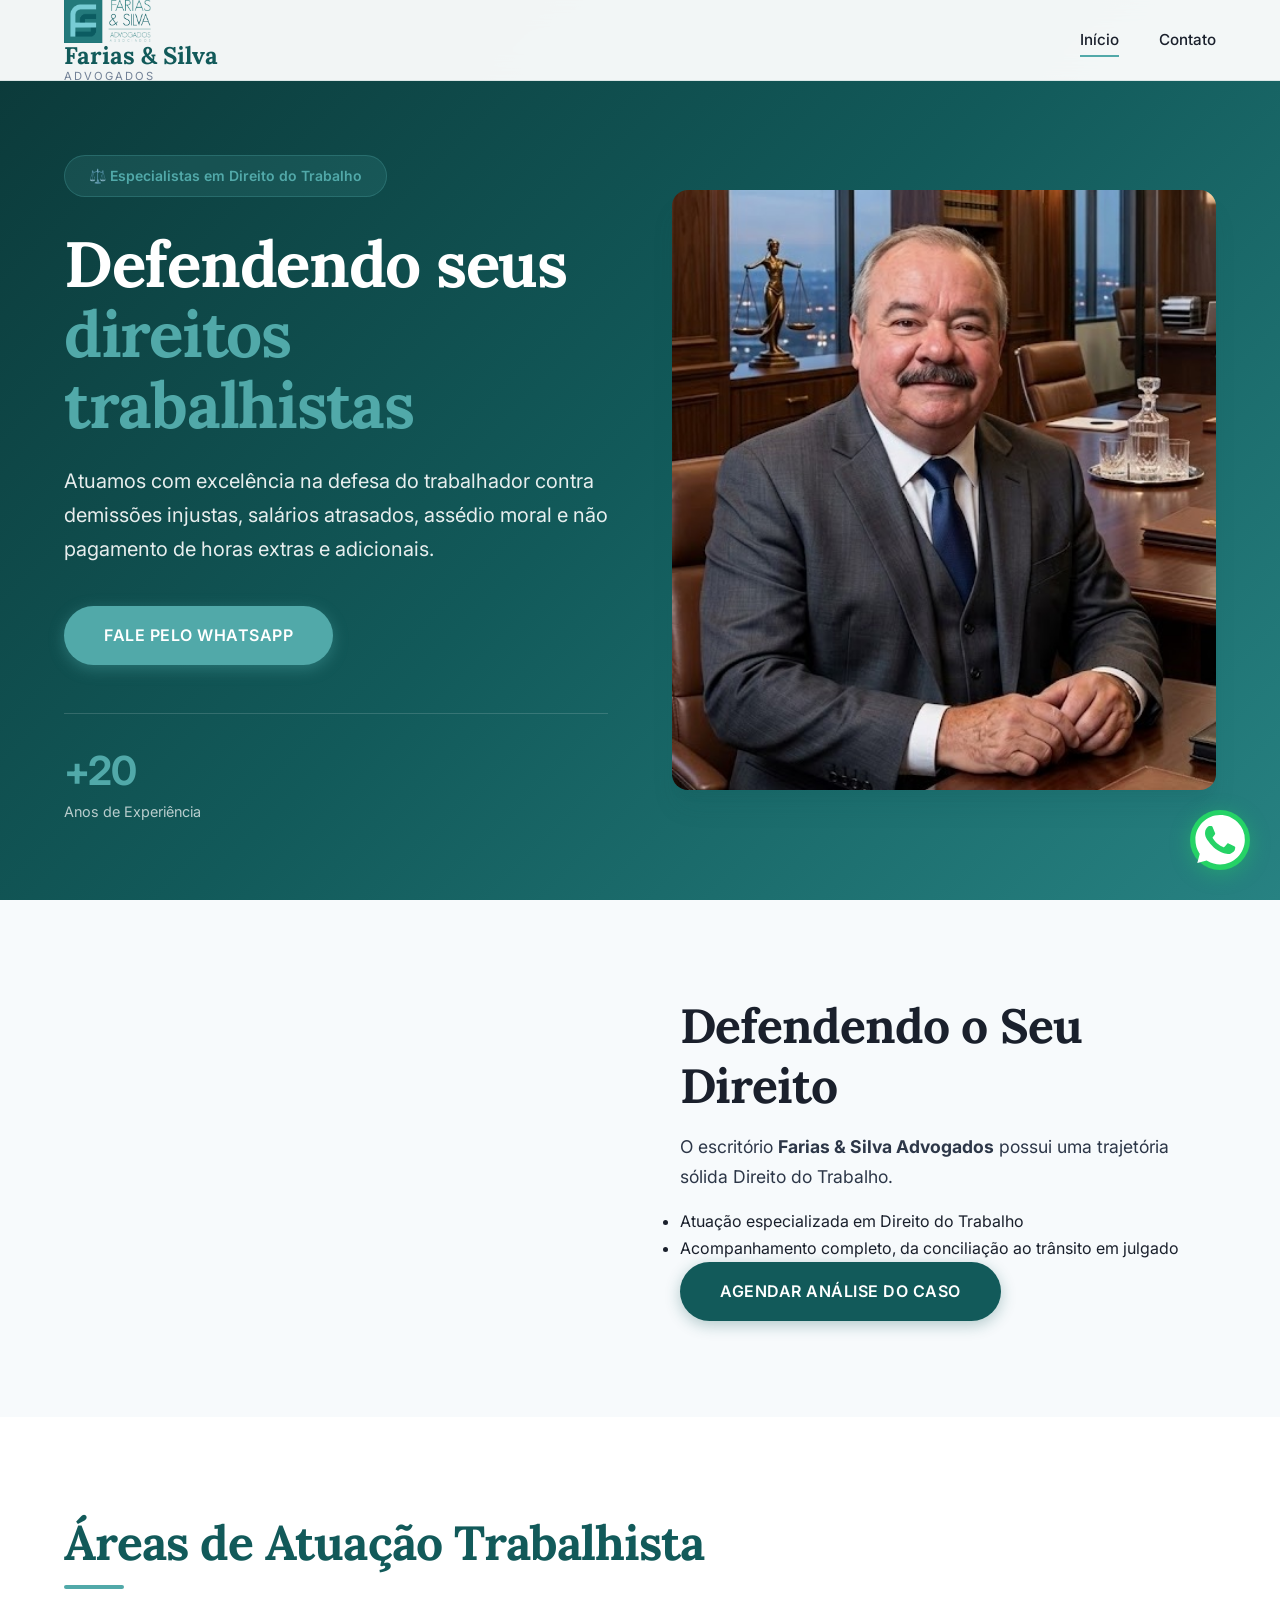
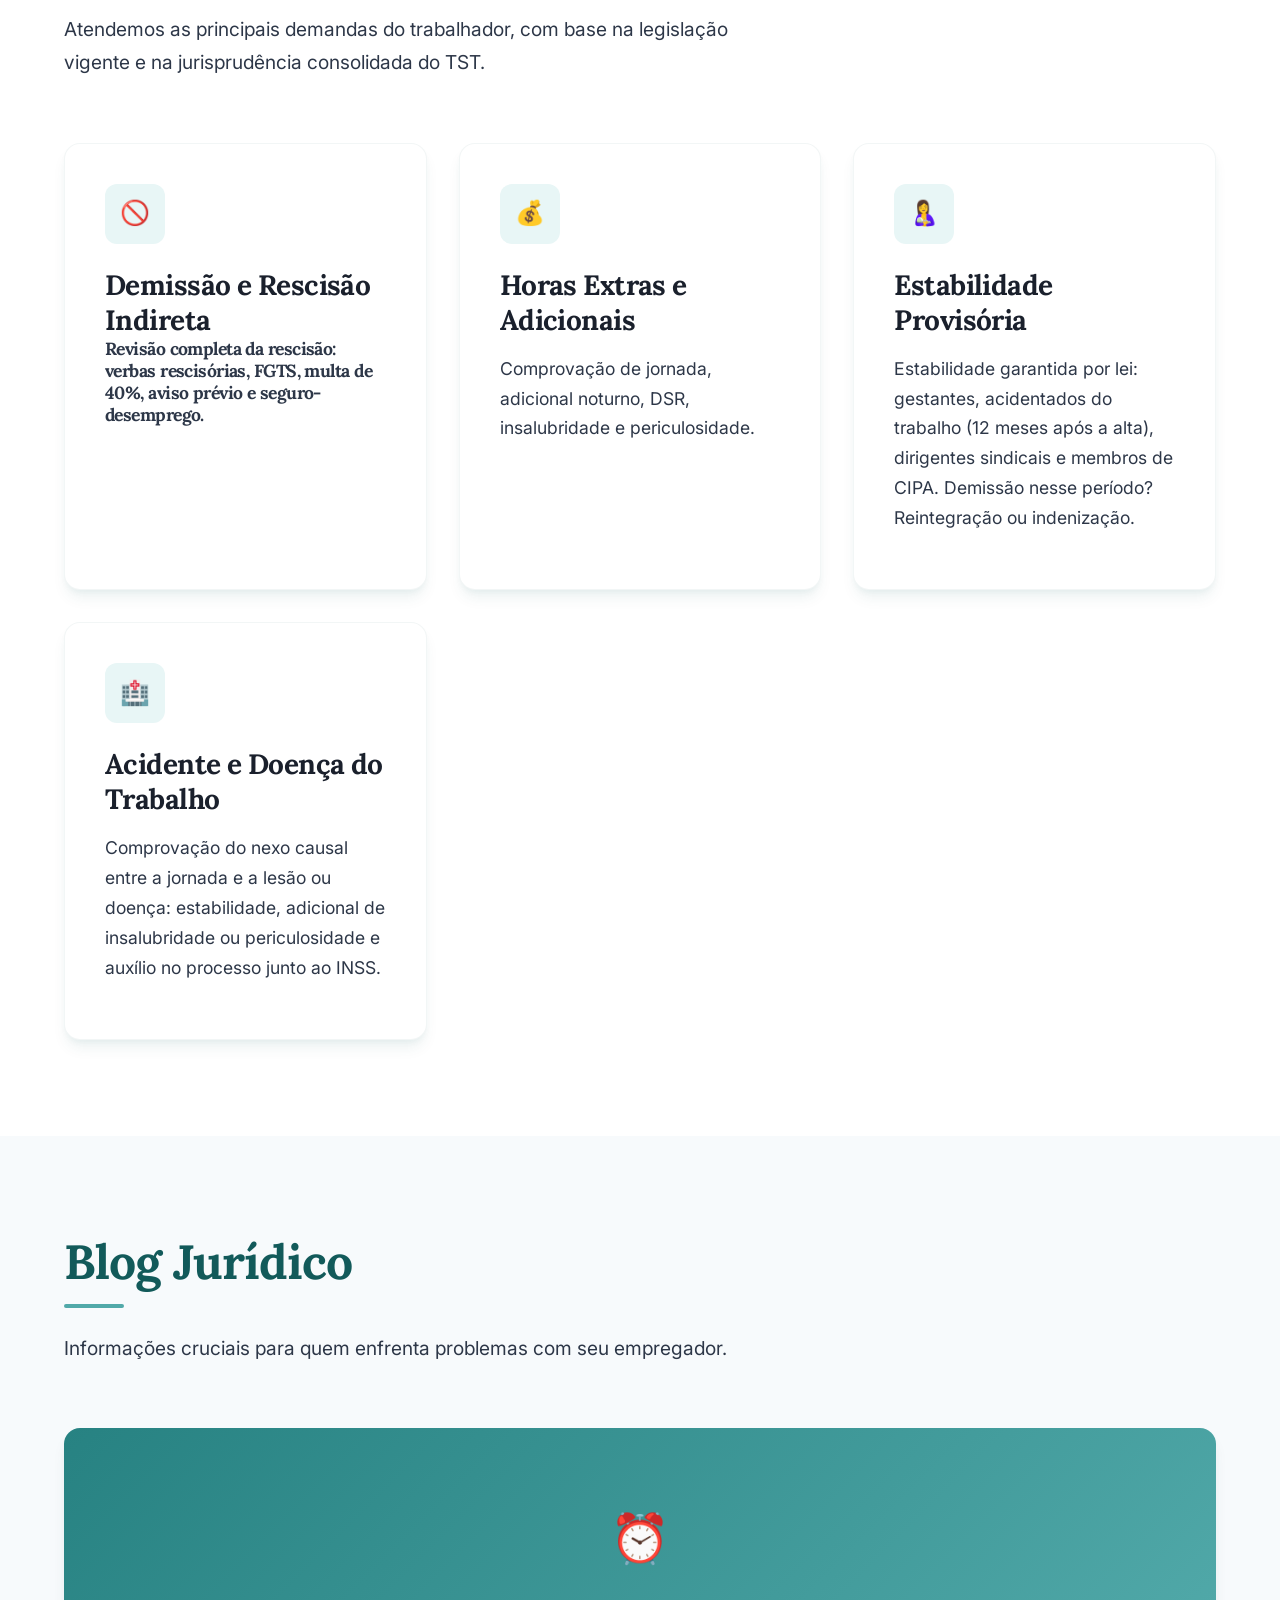
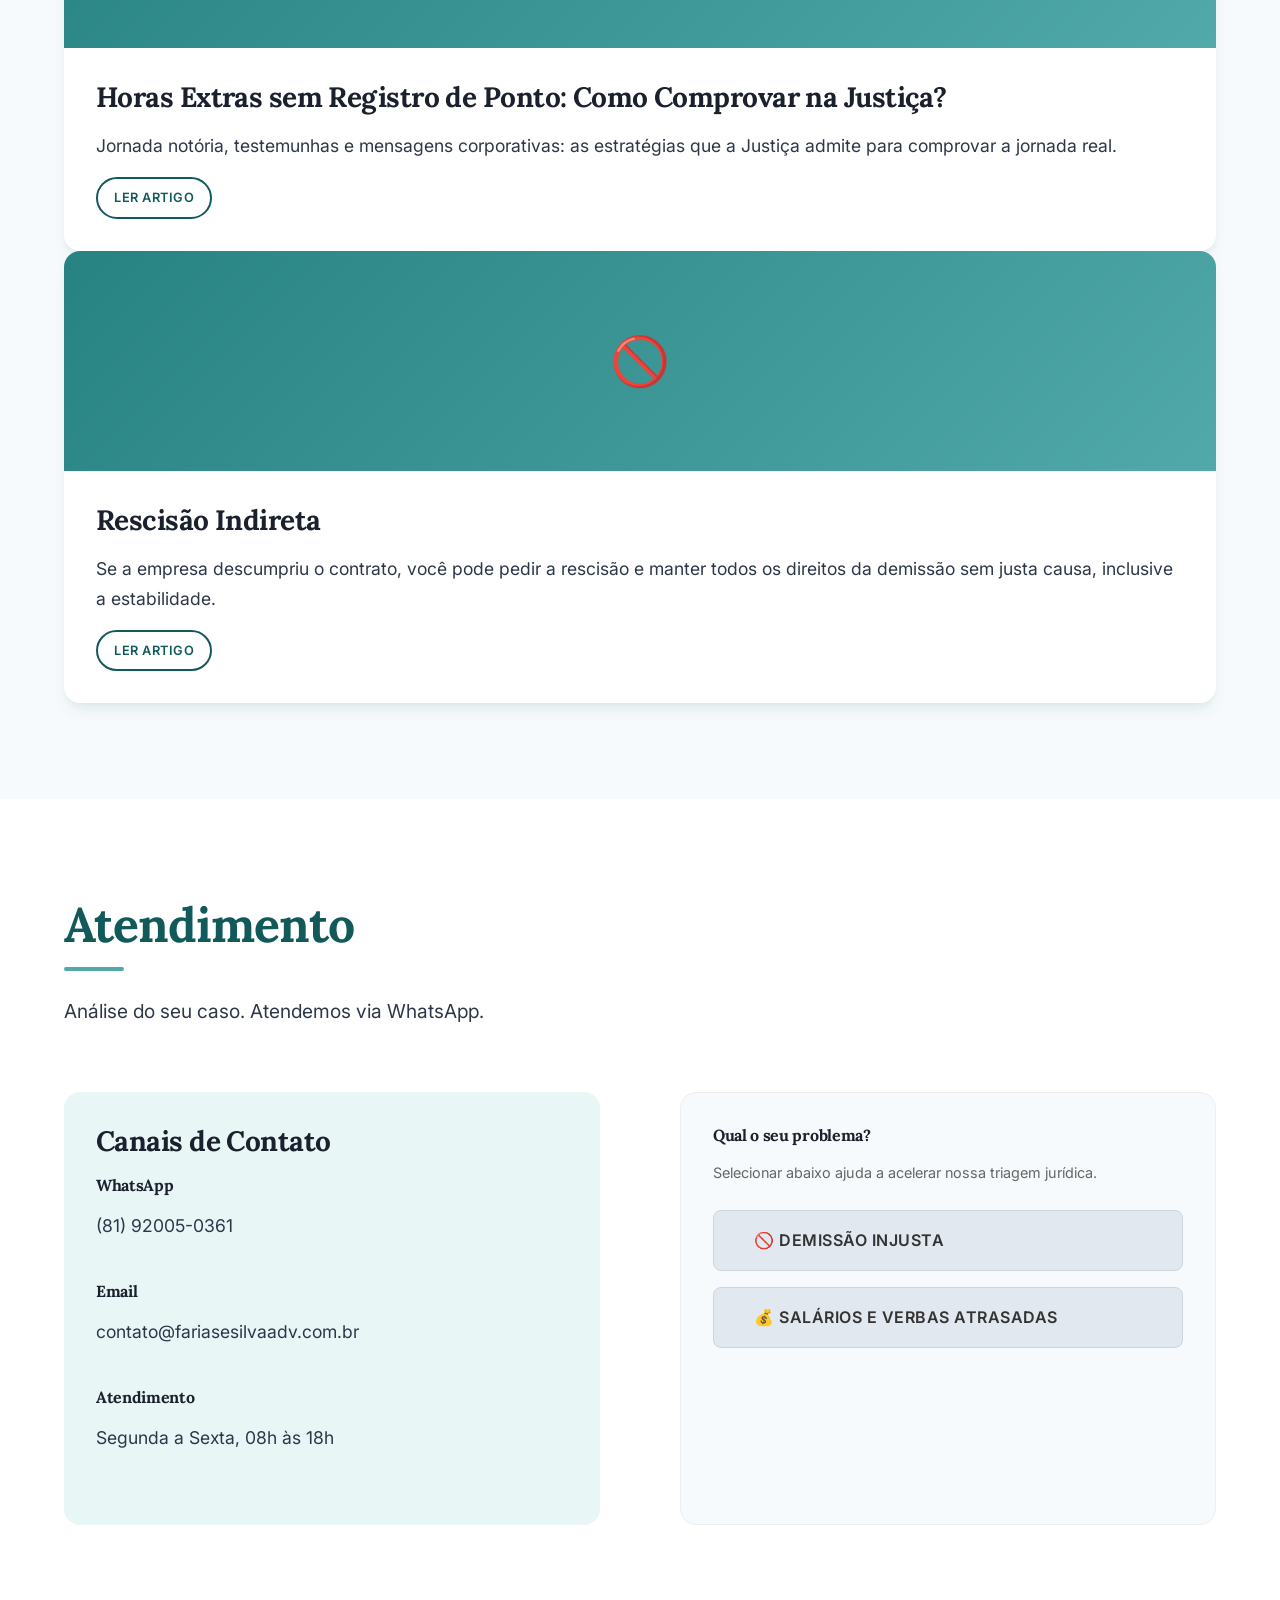
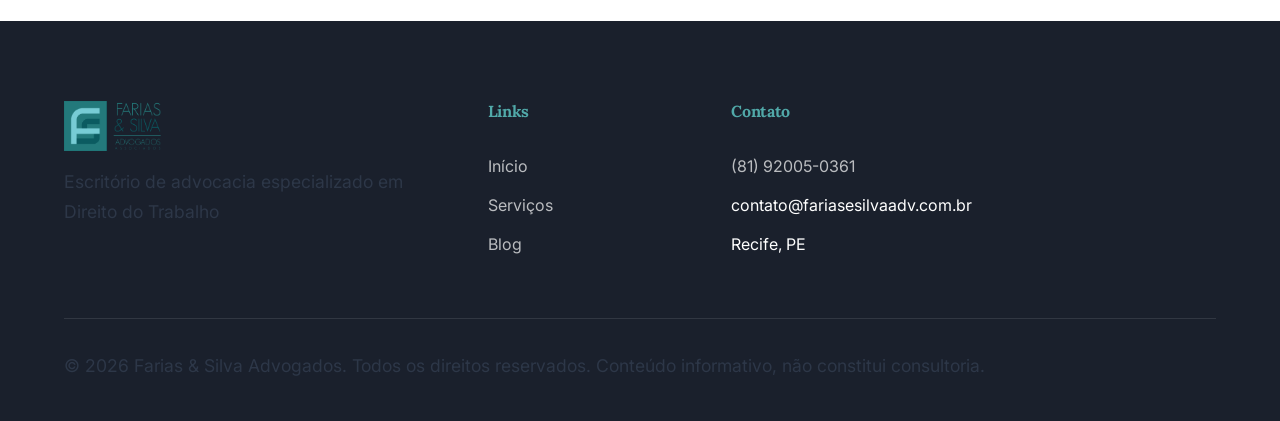
<file: index.html>
<!DOCTYPE html>
<html lang="pt-BR">
<head>
  <meta charset="UTF-8">
  <meta name="viewport" content="width=device-width, initial-scale=1.0">
  <title>Farias & Silva Advogados | Especialistas em Direito do Trabalho</title>
  <meta name="description" content="Atuamos na defesa do trabalhador contra demissões injustas, assédio moral, horas extras não pagas e acidentes de trabalho. Fale conosco.">
  <meta name="keywords" content="advogado trabalhista, direito do trabalho, demissão injusta, horas extras, assédio moral, rescisão, FGTS, acidente de trabalho, estabilidade, Recife">
  <link rel="canonical" href="https://fariasesilvaadvogados.github.io/">
  <link rel="icon" type="image/png" href="assets/images/logomarca.png">
  <link rel="stylesheet" href="assets/css/main.css">

<!-- Google Tag Manager -->
<script>(function(w,d,s,l,i){w[l]=w[l]||[];w[l].push({'gtm.start':
new Date().getTime(),event:'gtm.js'});var f=d.getElementsByTagName(s)[0],
j=d.createElement(s),dl=l!='dataLayer'?'&l='+l:'';j.async=true;j.src=
'https://www.googletagmanager.com/gtm.js?id='+i+dl;f.parentNode.insertBefore(j,f);
})(window,document,'script','dataLayer','GTM-KGCM2K9T');</script>
<!-- End Google Tag Manager -->
  <script type="application/ld+json">
  {
    "@context": "https://schema.org",
    "@type": "LegalService",
    "name": "Farias & Silva Advogados Associados",
    "url": "https://fariasesilvaadvogados.github.io/",
    "areaServed": { "@type": "State", "name": "Pernambuco" },
    "hasOfferCatalog": {
      "@type": "OfferCatalog",
      "name": "Serviços em Direito do Trabalho",
      "itemListElement": [
        { "@type": "Offer", "itemOffered": { "@type": "Service", "name": "Demissão e Rescisão" } },
        { "@type": "Offer", "itemOffered": { "@type": "Service", "name": "Horas Extras e Adicionais" } },
      
      ]
    }
  }
  </script>
<base target="_blank">
</head>
<body>
<!-- Google Tag Manager (noscript) -->
<noscript><iframe src="https://www.googletagmanager.com/ns.html?id=GTM-KGCM2K9T"
height="0" width="0" style="display:none;visibility:hidden"></iframe></noscript>
<!-- End Google Tag Manager (noscript) -->
  <!-- Navbar -->
  <nav class="navbar">
    <div class="container">
      <a href="#" class="logo">
        <img src="assets/images/logomarca.png" alt="Logomarca">
        <div class="logo-text">Farias & Silva<span>ADVOGADOS</span></div>
      </a>
      <ul class="nav-links">
        <li><a href="#inicio" class="active">Início</a></li>
        <li><a href="#contato">Contato</a></li>
      </ul>
      <button class="mobile-menu-btn"><span></span><span></span><span></span></button>
    </div>
  </nav>

  <!-- Hero Section -->
  <section id="inicio" class="hero">
    <div class="container">
      <div class="hero-content fade-in">
        <span class="hero-badge">⚖️ Especialistas em Direito do Trabalho</span>
        <h1>Defendendo seus <span class="highlight">direitos trabalhistas</span></h1>
        <p>Atuamos com excelência na defesa do trabalhador contra demissões injustas, salários atrasados, assédio moral e não pagamento de horas extras e adicionais.</p>
        <div class="hero-buttons">
          <a href="https://wa.me/5581920050361?text=Ol%C3%A1%2C%20Gostaria%20de%20Tirar%20Uma%20D%C3%BAvida!" class="btn btn-accent">Fale pelo WhatsApp</a>
        </div>
        <div class="hero-stats">
          <div class="stat-item"><h3>+20</h3><p>Anos de Experiência</p></div>
         
        </div>
      </div>
      <div class="hero-image fade-in">
        <img src="assets/images/foto-albezio.jpg" alt="Albézio de Melo Farias" loading="lazy">
      </div>
    </div>
  </section>

  <!-- About Section -->
  <section id="sobre" class="about section">
    <div class="container">
      <div class="about-grid">
        <div class="about-image fade-in">
         </div>
        <div class="about-content fade-in">
          <h2>Defendendo o Seu Direito</h2>
          <p>O escritório <strong>Farias & Silva Advogados</strong> possui uma trajetória sólida Direito do Trabalho.</p>
          <ul class="about-features">
            <li>Atuação especializada em Direito do Trabalho</li>
            <li>Acompanhamento completo, da conciliação ao trânsito em julgado</li>
          </ul>
          <a href="#contato" class="btn btn-primary">Agendar Análise do Caso</a>
        </div>
      </div>
    </div>
  </section>

  <!-- Services Section -->
  <section id="servicos" class="services section">
    <div class="container">
      <div class="section-header fade-in">
        <h2>Áreas de Atuação Trabalhista</h2>
        <p>Atendemos as principais demandas do trabalhador, com base na legislação vigente e na jurisprudência consolidada do TST.</p>
      </div>
      <div class="services-grid">
        <article class="service-card fade-in">
          <div class="service-icon">🚫</div>
          <h3>Demissão e Rescisão Indireta
          <p>Revisão completa da rescisão: verbas rescisórias, FGTS, multa de 40%, aviso prévio e seguro-desemprego.</p>
        </article>
        <article class="service-card fade-in">
          <div class="service-icon">💰</div>
          <h3>Horas Extras e Adicionais</h3>
          <p>Comprovação de jornada, adicional noturno, DSR, insalubridade e periculosidade.</p>
        </article>
          <article class="service-card fade-in">
          <div class="service-icon">🤱</div>
          <h3>Estabilidade Provisória</h3>
          <p>Estabilidade garantida por lei: gestantes, acidentados do trabalho (12 meses após a alta), dirigentes sindicais e membros de CIPA. Demissão nesse período? Reintegração ou indenização.</p>
        </article>
        <article class="service-card fade-in">
          <div class="service-icon">🏥</div>
          <h3>Acidente e Doença do Trabalho</h3>
          <p>Comprovação do nexo causal entre a jornada e a lesão ou doença: estabilidade, adicional de insalubridade ou periculosidade e auxílio no processo junto ao INSS.</p>
        </article>
        </div>
    </div>
  </section>

  <!-- Blog Preview -->
  <section id="blog" class="services section" style="background: var(--light-gray);">
    <div class="container">
      <div class="section-header fade-in"><h2>Blog Jurídico</h2><p>Informações cruciais para quem enfrenta problemas com seu empregador.</p></div>
      <div class="blog-grid">
        <article class="blog-card fade-in">
          <div class="blog-image">⏰</div>
          <div class="blog-content">
            <h3><a href="blog-post.html">Horas Extras sem Registro de Ponto: Como Comprovar na Justiça?</a></h3>
            <p>Jornada notória, testemunhas e mensagens corporativas: as estratégias que a Justiça admite para comprovar a jornada real.</p>
            <a href="blog-post.html" class="btn btn-outline" style="padding: 0.5rem 1rem; font-size: 0.8rem;">Ler Artigo</a>
          </div>
        </article>
          <article class="blog-card fade-in">
          <div class="blog-image">🚫</div>
          <div class="blog-content">
            <h3><a href="blog-post.html">Rescisão Indireta</a></h3>
            <p>Se a empresa descumpriu o contrato, você pode pedir a rescisão e manter todos os direitos da demissão sem justa causa, inclusive a estabilidade.</p>
            <a href="blog-post.html" class="btn btn-outline" style="padding: 0.5rem 1rem; font-size: 0.8rem;">Ler Artigo</a>
          </div>
        </article>
      </div>
    </div>
  </section>

  <!-- Contact Section (Número Atualizado) -->
  <section id="contato" class="contact section">
    <div class="container">
      <div class="section-header fade-in"><h2>Atendimento </h2><p>Análise do seu caso. Atendemos via WhatsApp.</p></div>
      <div class="contact-grid">
        <div class="contact-info fade-in">
          <h3>Canais de Contato</h3>
          <div class="contact-item"><div><h4>WhatsApp</h4><p><a href="tel:+5581920050361">(81) 92005-0361</a></p></div></div>
          <div class="contact-item"><div><h4>Email</h4><p>contato@fariasesilvaadv.com.br</p></div></div>
          <div class="contact-item"><div><h4>Atendimento</h4><p>Segunda a Sexta, 08h às 18h</p></div></div>
        </div>
        <div class="contact-form fade-in" style="background: var(--light-gray); padding: 2rem; border-radius: var(--radius); border: 1px solid #eee;">
          <h4 style="margin-bottom: 1rem;">Qual o seu problema?</h4>
          <p style="font-size: 0.9rem; color: #666;">Selecionar abaixo ajuda a acelerar nossa triagem jurídica.</p>
          <div style="margin-top: 1.5rem; display: flex; flex-direction: column; gap: 1rem;">
            <a href="https://wa.me/5581920050361?text=Ol%C3%A1%2C%20Gostaria%20de%20Tirar%20Uma%20D%C3%BAvida!" class="btn btn-primary" style="justify-content: flex-start; border-radius: 8px; background: #e2e8f0; color: #333; box-shadow: none; border: 1px solid #cbd5e0;">🚫 Demissão Injusta</a>
            <a href="https://wa.me/5581920050361?text=Ol%C3%A1%2C%20Gostaria%20de%20Tirar%20Uma%20D%C3%BAvida!" class="btn btn-primary" style="justify-content: flex-start; border-radius: 8px; background: #e2e8f0; color: #333; box-shadow: none; border: 1px solid #cbd5e0;">💰 Salários e Verbas Atrasadas</a>
                     </div>
        </div>
      </div>
    </div>
  </section>

  <footer class="footer">
    <div class="container">
      <div class="footer-grid">
        <div class="footer-brand">
          <img src="assets/images/logomarca.png" alt="Farias & Silva" style="height:50px; margin-bottom: 1rem;">
          <p>Escritório de advocacia especializado em Direito do Trabalho
        </div>
        <div class="footer-links"><h4>Links</h4><ul><li><a href="#inicio">Início</a></li><li><a href="#servicos">Serviços</a></li><li><a href="#blog">Blog</a></li></ul></div>
        <div class="footer-links"><h4>Contato</h4><ul><li><a href="tel:+5581920050361">(81) 92005-0361</a></li><li>contato@fariasesilvaadv.com.br</li><li>Recife, PE</li></ul></div>
      </div>
      <div class="footer-bottom"><p>&copy; <span id="current-year">2026</span> Farias & Silva Advogados. Todos os direitos reservados. Conteúdo informativo, não constitui consultoria.</p></div>
    </div>
  </footer>

  <a href="https://wa.me/5581920050361?text=Ol%C3%A1%2C%20Gostaria%20de%20Tirar%20Uma%20D%C3%BAvida!" class="whatsapp-float" target="_blank">
    <svg viewBox="0 0 24 24" fill="currentColor"><path d="M17.472 14.382c-.297-.149-1.758-.867-2.03-.967-.273-.099-.471-.148-.67.15-.197.297-.767.966-.94 1.164-.173.199-.347.223-.644.075-.297-.15-1.255-.463-2.39-1.475-.883-.788-1.48-1.761-1.653-2.059-.173-.297-.018-.458.13-.606.134-.133.298-.347.446-.52.149-.174.198-.298.298-.497.099-.198.05-.371-.025-.52-.075-.149-.669-1.612-.916-2.207-.242-.579-.487-.5-.669-.51-.173-.008-.371-.01-.57-.01-.198 0-.52.074-.792.372-.272.297-1.04 1.016-1.04 2.479 0 1.462 1.065 2.875 1.213 3.074.149.198 2.096 3.2 5.077 4.487.709.306 1.262.489 1.694.625.712.227 1.36.195 1.871.118.571-.085 1.758-.719 2.006-1.413.248-.694.248-1.289.173-1.413-.074-.124-.272-.198-.57-.347m-5.421 7.403h-.004a9.87 9.87 0 01-5.031-1.378l-.361-.214-3.741.982.998-3.648-.235-.374a9.86 9.86 0 01-1.51-5.26c.001-5.45 4.436-9.884 9.888-9.884 2.64 0 5.122 1.03 6.988 2.898a9.825 9.825 0 012.893 6.994c-.003 5.45-4.437 9.884-9.885 9.884"/></svg>
  </a>
  <script src="assets/js/main.js"></script>
</body>
</html>
</file>
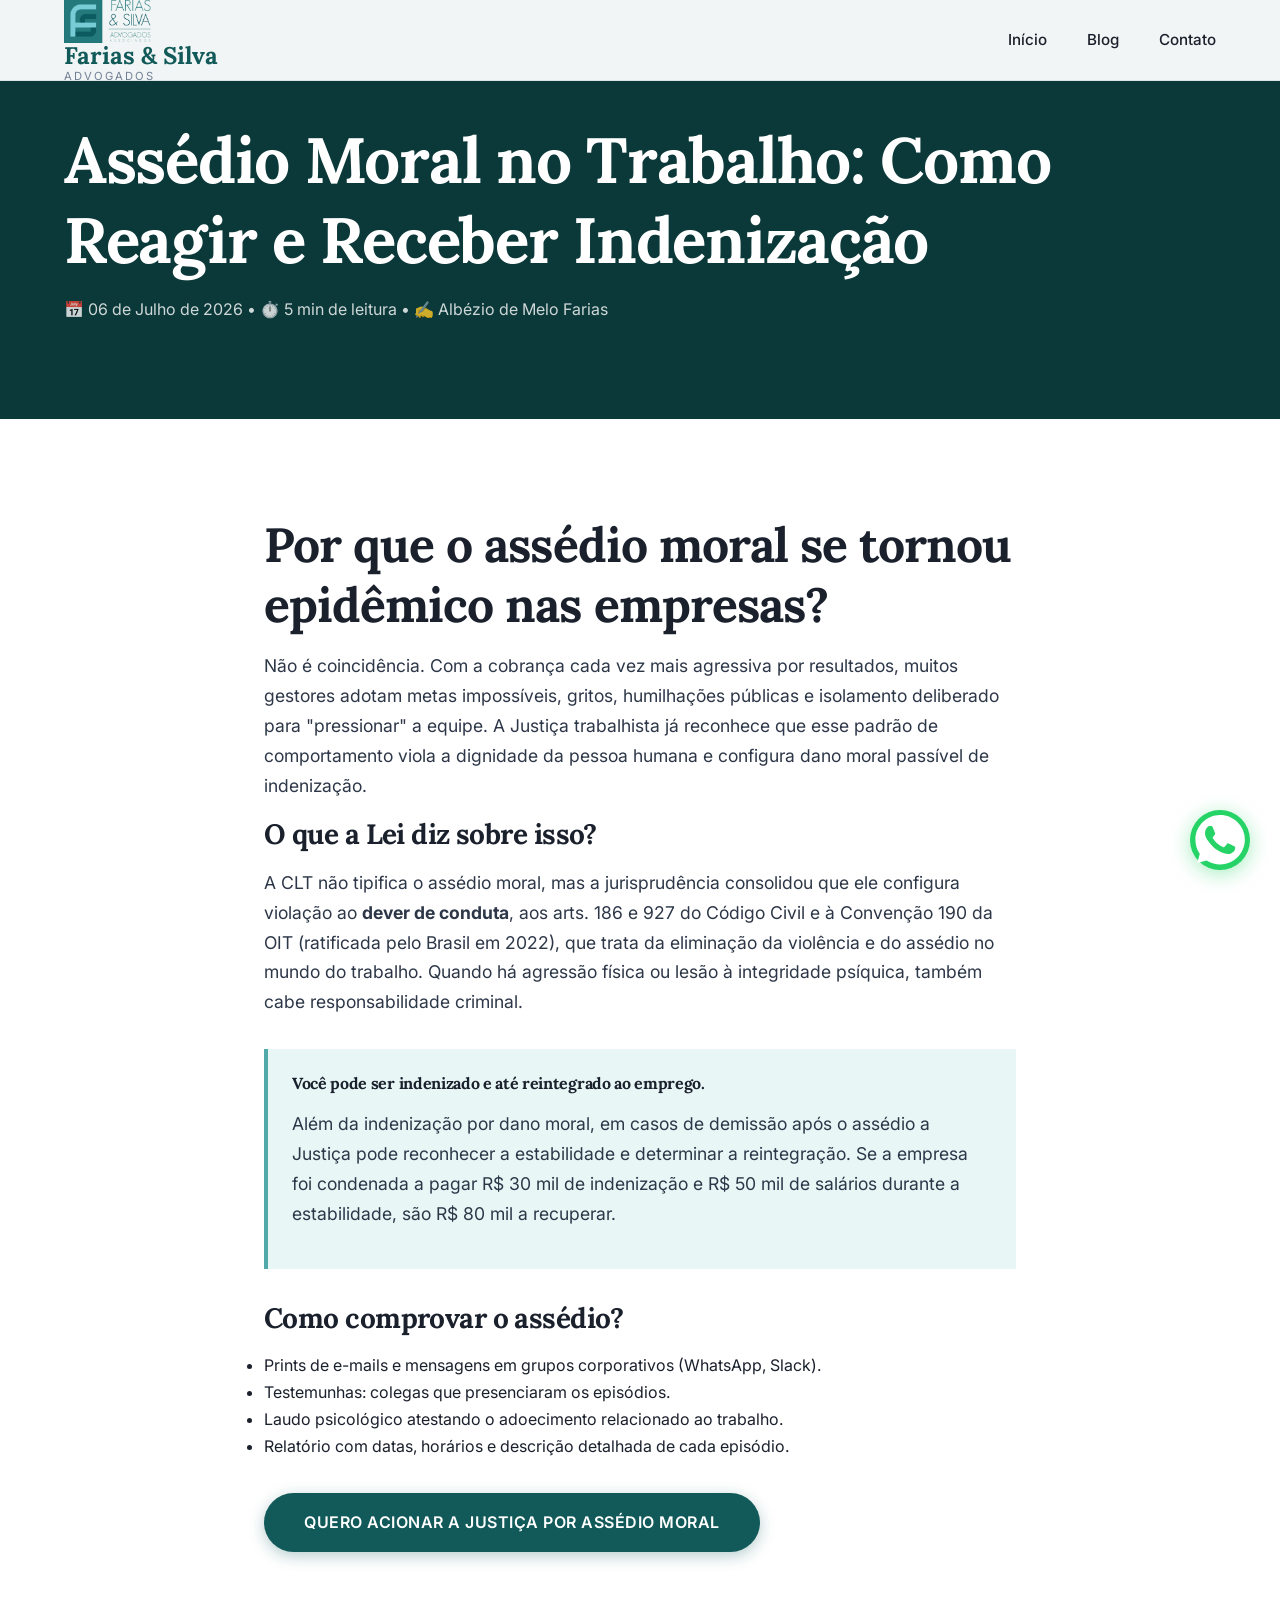
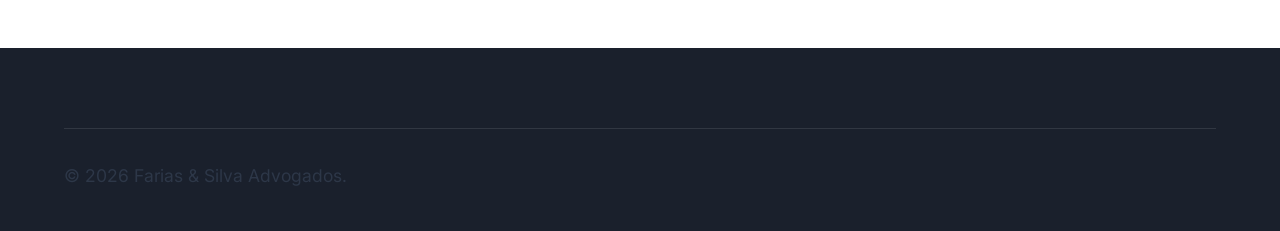
<file: blog-post.html>
<!DOCTYPE html>
<html lang="pt-BR">
<head>
  <meta charset="UTF-8">
  <meta name="viewport" content="width=device-width, initial-scale=1.0">
  <title>Assédio Moral no Trabalho: Como Reagir | Farias & Silva</title>
  <meta name="description" content="Entenda o assédio moral e as metas abusivas. Quais são os sinais, como reunir provas e como a Justiça pode indenizar o trabalhador.">
  <link rel="stylesheet" href="assets/css/main.css">
  <script type="application/ld+json">
  {
    "@context": "https://schema.org",
    "@type": "Article",
    "headline": "Assédio Moral no Trabalho: Como Reagir e Receber Indenização",
    "description": "Entenda como identificar o assédio moral e as metas abusivas e como a Justiça pode condenar a empresa a indenizar o trabalhador.",
    "author": {"@type": "Person", "name": "Albézio de Melo Farias"},
    "publisher": {"@type": "LegalService", "name": "Farias & Silva Advogados"},
    "datePublished": "2026-07-06"
  }
  </script>
<base target="_blank">
</head>
<body>
  <nav class="navbar">
    <div class="container">
      <a href="index.html" class="logo"><img src="assets/images/logomarca.png" alt="Logomarca"><div class="logo-text">Farias & Silva<span>ADVOGADOS</span></div></a>
      <ul class="nav-links"><li><a href="index.html">Início</a></li><li><a href="blog.html">Blog</a></li><li><a href="index.html#contato">Contato</a></li></ul>
      <button class="mobile-menu-btn"><span></span><span></span><span></span></button>
    </div>
  </nav>

  <header class="section" style="background: var(--primary-dark); color: white; padding-top: 120px;">
    <div class="container"><h1 style="color: white;">Assédio Moral no Trabalho: Como Reagir e Receber Indenização</h1><div class="blog-meta" style="color: rgba(255,255,255,0.8);">📅 06 de Julho de 2026 • ⏱️ 5 min de leitura • ✍️ Albézio de Melo Farias</div></div>
  </header>

  <article class="blog-post-content section">
    <div class="container" style="max-width: 800px; margin: 0 auto;">
      <h2>Por que o assédio moral se tornou epidêmico nas empresas?</h2>
      <p>Não é coincidência. Com a cobrança cada vez mais agressiva por resultados, muitos gestores adotam metas impossíveis, gritos, humilhações públicas e isolamento deliberado para "pressionar" a equipe. A Justiça trabalhista já reconhece que esse padrão de comportamento viola a dignidade da pessoa humana e configura dano moral passível de indenização.</p>

      <h3>O que a Lei diz sobre isso?</h3>
      <p>A CLT não tipifica o assédio moral, mas a jurisprudência consolidou que ele configura violação ao <strong>dever de conduta</strong>, aos arts. 186 e 927 do Código Civil e à Convenção 190 da OIT (ratificada pelo Brasil em 2022), que trata da eliminação da violência e do assédio no mundo do trabalho. Quando há agressão física ou lesão à integridade psíquica, também cabe responsabilidade criminal.</p>

      <div style="background: var(--accent-light); padding: 1.5rem; border-left: 4px solid var(--accent); margin: 2rem 0;">
        <h4 style="color: var(--dark);">Você pode ser indenizado e até reintegrado ao emprego.</h4>
        <p>Além da indenização por dano moral, em casos de demissão após o assédio a Justiça pode reconhecer a estabilidade e determinar a reintegração. Se a empresa foi condenada a pagar R$ 30 mil de indenização e R$ 50 mil de salários durante a estabilidade, são R$ 80 mil a recuperar.</p>
      </div>

      <h3>Como comprovar o assédio?</h3>
      <ul>
        <li>Prints de e-mails e mensagens em grupos corporativos (WhatsApp, Slack).</li>
        <li>Testemunhas: colegas que presenciaram os episódios.</li>
        <li>Laudo psicológico atestando o adoecimento relacionado ao trabalho.</li>
        <li>Relatório com datas, horários e descrição detalhada de cada episódio.</li>
      </ul>

      <a href="https://wa.me/5581920050361?text=Ol%C3%A1%2C%20Gostaria%20de%20Tirar%20Uma%20D%C3%BAvida!" class="btn btn-primary" style="margin-top: 2rem;">Quero acionar a Justiça por assédio moral</a>
    </div>
  </article>

  <footer class="footer">
    <div class="container">
      <div class="footer-bottom"><p>&copy; 2026 Farias & Silva Advogados.</p></div>
    </div>
  </footer>

  <a href="https://wa.me/5581920050361?text=Ol%C3%A1%2C%20Gostaria%20de%20Tirar%20Uma%20D%C3%BAvida!" class="whatsapp-float" target="_blank">
    <svg viewBox="0 0 24 24" fill="currentColor"><path d="M17.472 14.382c-.297-.149-1.758-.867-2.03-.967-.273-.099-.471-.148-.67.15-.197.297-.767.966-.94 1.164-.173.199-.347.223-.644.075-.297-.15-1.255-.463-2.39-1.475-.883-.788-1.48-1.761-1.653-2.059-.173-.297-.018-.458.13-.606.134-.133.298-.347.446-.52.149-.174.198-.298.298-.497.099-.198.05-.371-.025-.52-.075-.149-.669-1.612-.916-2.207-.242-.579-.487-.5-.669-.51-.173-.008-.371-.01-.57-.01-.198 0-.52.074-.792.372-.272.297-1.04 1.016-1.04 2.479 0 1.462 1.065 2.875 1.213 3.074.149.198 2.096 3.2 5.077 4.487.709.306 1.262.489 1.694.625.712.227 1.36.195 1.871.118.571-.085 1.758-.719 2.006-1.413.248-.694.248-1.289.173-1.413-.074-.124-.272-.198-.57-.347m-5.421 7.403h-.004a9.87 9.87 0 01-5.031-1.378l-.361-.214-3.741.982.998-3.648-.235-.374a9.86 9.86 0 01-1.51-5.26c.001-5.45 4.436-9.884 9.888-9.884 2.64 0 5.122 1.03 6.988 2.898a9.825 9.825 0 012.893 6.994c-.003 5.45-4.437 9.884-9.885 9.884"/></svg>
  </a>
  <script src="assets/js/main.js"></script>
</body>
</html>
</file>
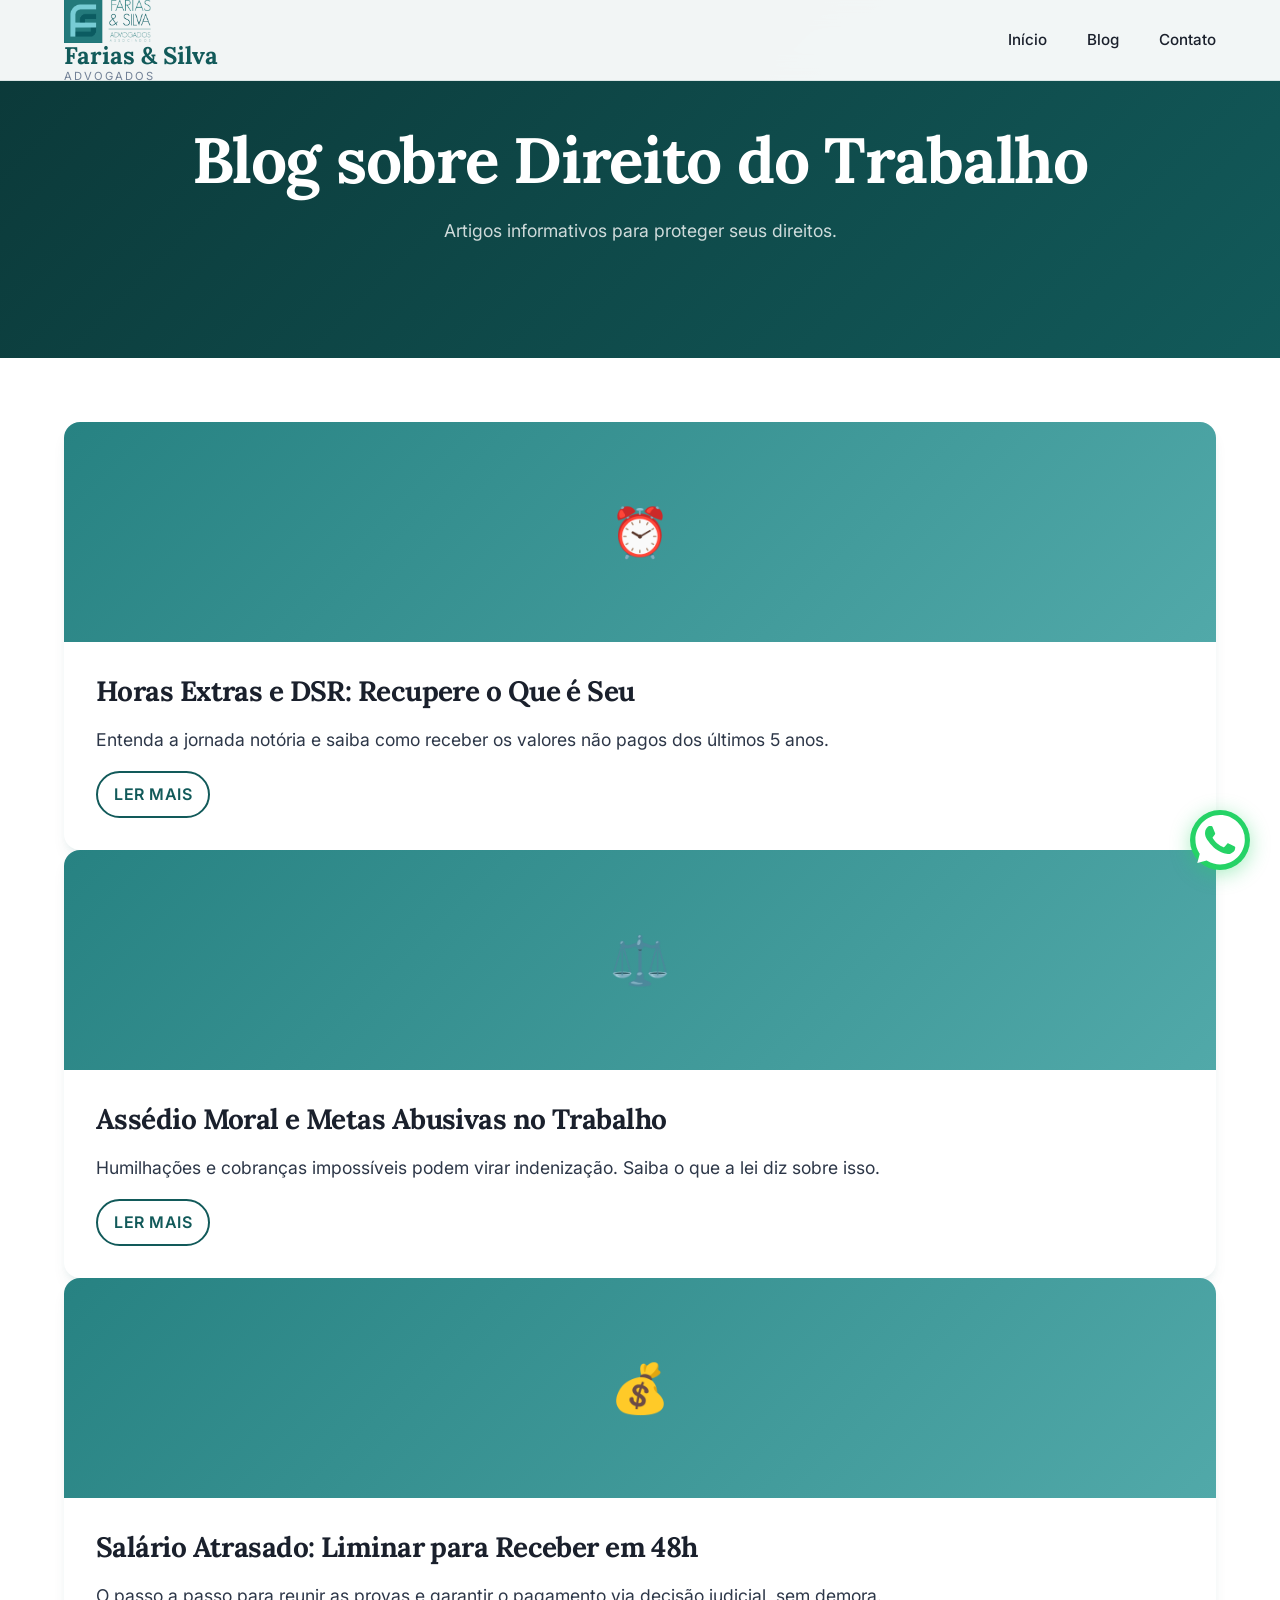
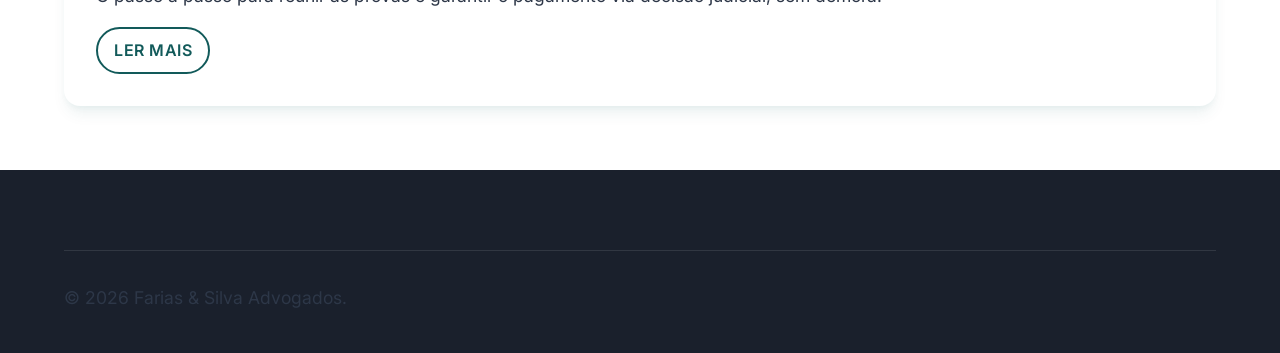
<file: blog.html>
<!DOCTYPE html>
<html lang="pt-BR">
<head>
  <meta charset="UTF-8">
  <meta name="viewport" content="width=device-width, initial-scale=1.0">
  <title>Blog Jurídico | Direito do Trabalho</title>
  <meta name="description" content="Artigos especializados sobre demissão injusta, horas extras não pagas, assédio moral e acidente de trabalho em PE.">
  <link rel="stylesheet" href="assets/css/main.css">
  <link rel="icon" type="image/png" href="assets/images/logomarca.png">
<base target="_blank">
</head>
<body>
  <nav class="navbar">
    <div class="container">
      <a href="index.html" class="logo"><img src="assets/images/logomarca.png" alt="Logomarca"><div class="logo-text">Farias & Silva<span>ADVOGADOS</span></div></a>
      <ul class="nav-links"><li><a href="index.html">Início</a></li><li><a href="blog.html" class="active">Blog</a></li><li><a href="index.html#contato">Contato</a></li></ul>
      <button class="mobile-menu-btn"><span></span><span></span><span></span></button>
    </div>
  </nav>

  <header class="section" style="background: linear-gradient(135deg, var(--primary-dark), var(--primary)); color: white; padding-top: 120px; text-align: center;">
    <div class="container"><h1 style="color: white;">Blog sobre Direito do Trabalho</h1><p style="color: rgba(255,255,255,0.8);">Artigos informativos para proteger seus direitos.</p></div>
  </header>

  <main class="blog-main section" style="padding: 4rem 0;">
    <div class="container">
      <div class="blog-grid">
        <article class="blog-card fade-in">
          <div class="blog-image">⏰</div>
          <div class="blog-content"><h3><a href="blog-post.html">Horas Extras e DSR: Recupere o Que é Seu</a></h3><p>Entenda a jornada notória e saiba como receber os valores não pagos dos últimos 5 anos.</p><a href="blog-post.html" class="btn btn-outline" style="padding: 0.5rem 1rem;">Ler Mais</a></div>
        </article>
        <article class="blog-card fade-in">
          <div class="blog-image">⚖️</div>
          <div class="blog-content"><h3><a href="blog-post.html">Assédio Moral e Metas Abusivas no Trabalho</a></h3><p>Humilhações e cobranças impossíveis podem virar indenização. Saiba o que a lei diz sobre isso.</p><a href="blog-post.html" class="btn btn-outline" style="padding: 0.5rem 1rem;">Ler Mais</a></div>
        </article>
        <article class="blog-card fade-in">
          <div class="blog-image">💰</div>
          <div class="blog-content"><h3><a href="blog-post.html">Salário Atrasado: Liminar para Receber em 48h</a></h3><p>O passo a passo para reunir as provas e garantir o pagamento via decisão judicial, sem demora.</p><a href="blog-post.html" class="btn btn-outline" style="padding: 0.5rem 1rem;">Ler Mais</a></div>
        </article>
      </div>
    </div>
  </main>

  <footer class="footer">
    <div class="container">
      <div class="footer-bottom"><p>&copy; 2026 Farias & Silva Advogados.</p></div>
    </div>
  </footer>

  <a href="https://wa.me/5581920050361?text=Ol%C3%A1%2C%20Gostaria%20de%20Tirar%20Uma%20D%C3%BAvida!" class="whatsapp-float" target="_blank">
    <svg viewBox="0 0 24 24" fill="currentColor"><path d="M17.472 14.382c-.297-.149-1.758-.867-2.03-.967-.273-.099-.471-.148-.67.15-.197.297-.767.966-.94 1.164-.173.199-.347.223-.644.075-.297-.15-1.255-.463-2.39-1.475-.883-.788-1.48-1.761-1.653-2.059-.173-.297-.018-.458.13-.606.134-.133.298-.347.446-.52.149-.174.198-.298.298-.497.099-.198.05-.371-.025-.52-.075-.149-.669-1.612-.916-2.207-.242-.579-.487-.5-.669-.51-.173-.008-.371-.01-.57-.01-.198 0-.52.074-.792.372-.272.297-1.04 1.016-1.04 2.479 0 1.462 1.065 2.875 1.213 3.074.149.198 2.096 3.2 5.077 4.487.709.306 1.262.489 1.694.625.712.227 1.36.195 1.871.118.571-.085 1.758-.719 2.006-1.413.248-.694.248-1.289.173-1.413-.074-.124-.272-.198-.57-.347m-5.421 7.403h-.004a9.87 9.87 0 01-5.031-1.378l-.361-.214-3.741.982.998-3.648-.235-.374a9.86 9.86 0 01-1.51-5.26c.001-5.45 4.436-9.884 9.888-9.884 2.64 0 5.122 1.03 6.988 2.898a9.825 9.825 0 012.893 6.994c-.003 5.45-4.437 9.884-9.885 9.884"/></svg>
  </a>
  <script src="assets/js/main.js"></script>
</body>
</html>
</file>
<file: assets/css/main.css>
@import url('https://fonts.googleapis.com/css2?family=Inter:wght@400;500;600;700&family=Lora:ital,wght@0,400;0,600;1,400&display=swap');

/* ============================================
   FARIAS & SILVA ADVOGADOS - IDENTIDADE VISUAL
   Especialidade: Direito do Trabalho
   Cores extraídas diretamente da Logomarca (Teal/Petróleo)
   ============================================ */

:root {
  /* Cores da Logomarca */
  --primary: #125A5A;       /* Texto "FARIAS & SILVA" - Teal Petróleo Escuro */
  --primary-dark: #0B3838;  /* Base para degradês mais escuros */
  --primary-light: #278282; /* Texto "ADVOGADOS" - Teal Médio */
  --accent: #51A9A9;        /* Texto "ASSOCIADOS" - Teal Claro (Destaque) */
  --accent-light: #E8F6F6;  /* Fundos claros em tom de teal */
  
  /* Cores Neutras */
  --dark: #1A202C;          /* Textos escuros */
  --dark-secondary: #2D3748;
  --gray: #718096;
  --light-gray: #F7FAFC;    /* Fundo do site */
  --white: #ffffff;
  
  /* Sombras e Transições */
  --shadow: 0 10px 15px -3px rgba(18, 90, 90, 0.08), 0 4px 6px -2px rgba(18, 90, 90, 0.05);
  --shadow-lg: 0 20px 25px -5px rgba(18, 90, 90, 0.15), 0 10px 10px -5px rgba(18, 90, 90, 0.06);
  --transition: all 0.3s cubic-bezier(0.4, 0, 0.2, 1);
  --radius: 16px;
}

* { margin: 0; padding: 0; box-sizing: border-box; }

html { scroll-behavior: smooth; scroll-padding-top: 80px; }

body {
  font-family: 'Inter', -apple-system, sans-serif;
  line-height: 1.7;
  color: var(--dark);
  background-color: var(--white);
  overflow-x: hidden;
  -webkit-font-smoothing: antialiased;
}

/* Tipografia */
h1, h2, h3, h4, h5, h6 {
  font-family: 'Lora', serif;
  font-weight: 700;
  line-height: 1.25;
  margin-bottom: 1rem;
  letter-spacing: -0.02em;
}

h1 { font-size: clamp(2.5rem, 5vw, 4rem); }
h2 { font-size: clamp(2rem, 4vw, 3rem); }
h3 { font-size: clamp(1.25rem, 3vw, 1.75rem); }

p { margin-bottom: 1rem; color: var(--dark-secondary); font-size: 1.1rem; }
a { text-decoration: none; color: inherit; transition: var(--transition); }
img { max-width: 100%; height: auto; display: block; }

.container { max-width: 1200px; margin: 0 auto; padding: 0 1.5rem; }
.section { padding: 6rem 0; }

/* Títulos das Seções */
.section-header { margin-bottom: 4rem; max-width: 700px; }
.section-header h2 { color: var(--primary); position: relative; padding-bottom: 1rem; }
.section-header h2::after {
  content: ''; position: absolute; bottom: 0; left: 0;
  width: 60px; height: 4px;
  background: var(--accent); border-radius: 2px;
}
.section-header p { font-size: 1.2rem; margin-top: 1.5rem; }

/* Botões (Cores da Marca) */
.btn {
  display: inline-flex; align-items: center; justify-content: center; gap: 0.75rem;
  padding: 1rem 2.5rem; border-radius: 50px;
  font-weight: 600; font-size: 1rem; cursor: pointer; border: none;
  transition: var(--transition); text-transform: uppercase; letter-spacing: 0.5px;
}

.btn-primary {
  background: var(--primary); color: var(--white);
  box-shadow: 0 4px 15px rgba(18, 90, 90, 0.3);
}
.btn-primary:hover { transform: translateY(-3px); box-shadow: 0 8px 25px rgba(18, 90, 90, 0.4); }

.btn-outline {
  background: transparent; color: var(--primary);
  border: 2px solid var(--primary);
}
.btn-outline:hover { background: var(--primary); color: var(--white); }

.btn-accent {
  background: var(--accent); color: var(--white);
  box-shadow: 0 4px 15px rgba(81, 169, 169, 0.4);
}
.btn-accent:hover { transform: translateY(-3px); box-shadow: 0 8px 25px rgba(81, 169, 169, 0.5); }

/* Navegação */
.navbar {
  position: fixed; top: 0; left: 0; width: 100%; z-index: 1000;
  background: rgba(255, 255, 255, 0.95); backdrop-filter: blur(12px);
  border-bottom: 1px solid rgba(18, 90, 90, 0.1);
  transition: var(--transition);
}
.navbar .container { display: flex; justify-content: space-between; align-items: center; height: 80px; }
.logo img { height: 45px; width: auto; }
.logo-text { font-size: 1.5rem; font-weight: 700; color: var(--primary); line-height: 1.1; font-family: 'Lora', serif; }
.logo-text span { font-size: 0.7rem; font-weight: 400; color: var(--gray); letter-spacing: 2px; font-family: 'Inter', sans-serif; display: block; }

.nav-links { display: flex; list-style: none; gap: 2.5rem; align-items: center; }
.nav-links a { font-weight: 500; color: var(--dark); position: relative; padding: 0.5rem 0; font-size: 0.95rem; }
.nav-links a::after {
  content: ''; position: absolute; bottom: 0; left: 0; width: 0; height: 2px;
  background: var(--accent); transition: var(--transition);
}
.nav-links a:hover::after, .nav-links a.active::after { width: 100%; }
.mobile-menu-btn { display: none; background: none; border: none; cursor: pointer; padding: 0.5rem; }

/* Hero Section (Degradê escuro para médio da logomarca) */
.hero {
  min-height: 100vh; display: flex; align-items: center;
  background: linear-gradient(135deg, var(--primary-dark) 0%, var(--primary) 50%, var(--primary-light) 100%);
  position: relative; overflow: hidden; padding-top: 80px;
}
.hero .container { display: grid; grid-template-columns: 1fr 1fr; gap: 4rem; align-items: center; position: relative; z-index: 1; }
.hero-content { color: var(--white); }
.hero-badge {
  display: inline-block; background: rgba(81, 169, 169, 0.15); color: var(--accent);
  padding: 0.5rem 1.5rem; border-radius: 50px; font-size: 0.875rem; font-weight: 600;
  margin-bottom: 2rem; border: 1px solid rgba(81, 169, 169, 0.3);
}
.hero h1 { margin-bottom: 1.5rem; line-height: 1.1; }
.hero h1 .highlight { color: var(--accent); }
.hero p { font-size: 1.25rem; color: rgba(255, 255, 255, 0.9); margin-bottom: 2.5rem; max-width: 550px; }
.hero-image img { border-radius: var(--radius); box-shadow: var(--shadow-lg); width: 100%; max-height: 600px; object-fit: cover; }
.hero-stats { display: flex; gap: 3rem; margin-top: 3rem; padding-top: 2rem; border-top: 1px solid rgba(255, 255, 255, 0.15); }
.stat-item h3 { font-size: 2.5rem; color: var(--accent); margin-bottom: 0.25rem; font-family: 'Inter', sans-serif; }
.stat-item p { font-size: 0.9rem; color: rgba(255, 255, 255, 0.7); margin: 0; }

/* Sobre */
.about { background: var(--light-gray); }
.about-grid { display: grid; grid-template-columns: 1fr 1fr; gap: 5rem; align-items: center; }
.about-image img { border-radius: var(--radius); box-shadow: var(--shadow-lg); }
.about-image .experience-badge {
  position: absolute; bottom: -20px; right: -20px;
  background: var(--white); color: var(--primary);
  padding: 1.5rem; border-radius: var(--radius);
  text-align: center; box-shadow: var(--shadow-lg);
  border-bottom: 4px solid var(--accent);
}

/* Serviços */
.services { background: var(--white); }
.services-grid { display: grid; grid-template-columns: repeat(auto-fit, minmax(280px, 1fr)); gap: 2rem; }
.service-card {
  background: var(--white); padding: 2.5rem; border-radius: var(--radius);
  box-shadow: var(--shadow); border: 1px solid rgba(18, 90, 90, 0.05);
  transition: var(--transition); position: relative; overflow: hidden;
}
.service-card:hover { transform: translateY(-8px); box-shadow: var(--shadow-lg); }
.service-icon {
  width: 60px; height: 60px; background: var(--accent-light); border-radius: 12px;
  display: flex; align-items: center; justify-content: center; margin-bottom: 1.5rem;
  color: var(--primary); font-size: 1.5rem;
}
.service-card:hover .service-icon { background: var(--primary); color: var(--white); transition: var(--transition); }

/* Sócios */
.partners {
  background: linear-gradient(135deg, var(--primary-dark), var(--primary));
  color: var(--white); padding: 6rem 0;
}
.partners .section-header h2 { color: var(--white); }
.partners .section-header p { color: rgba(255, 255, 255, 0.8); }
.partners-grid { display: grid; grid-template-columns: repeat(auto-fit, minmax(300px, 1fr)); gap: 3rem; }
.partner-card {
  background: rgba(255, 255, 255, 0.05); backdrop-filter: blur(4px);
  border-radius: var(--radius); overflow: hidden; text-align: center;
  border: 1px solid rgba(255, 255, 255, 0.1); transition: var(--transition);
}
.partner-card:hover { transform: translateY(-8px); background: rgba(255, 255, 255, 0.15); }
.partner-image { width: 100%; height: 400px; object-fit: cover; }
.partner-info { padding: 2rem; }
.partner-info h3 { color: var(--accent); font-family: 'Lora', serif; }
.partner-role { color: rgba(255, 255, 255, 0.7); letter-spacing: 1px; font-size: 0.8rem; font-weight: 500; margin-bottom: 1.5rem; }

/* Blog */
.blog-card {
  background: var(--white); border-radius: var(--radius); overflow: hidden;
  box-shadow: var(--shadow); transition: var(--transition);
}
.blog-card:hover { transform: translateY(-5px); box-shadow: var(--shadow-lg); }
.blog-image { height: 220px; background: linear-gradient(135deg, var(--primary-light), var(--accent)); display: flex; align-items: center; justify-content: center; font-size: 3rem; color: var(--white); }
.blog-content { padding: 2rem; }

/* Contato */
.contact { background: var(--white); }
.contact-grid { display: grid; grid-template-columns: 1fr 1fr; gap: 5rem; }
.contact-info { padding: 2rem; background: var(--accent-light); border-radius: var(--radius); }
.contact-item { display: flex; gap: 1rem; margin-bottom: 1.5rem; }
.contact-item svg { color: var(--primary); flex-shrink: 0; }

/* Footer */
.footer { background: var(--dark); color: var(--white); padding: 5rem 0 1.5rem; }
.footer-grid { display: grid; grid-template-columns: 2fr 1fr 1fr 1fr; gap: 4rem; margin-bottom: 3rem; }
.footer-links h4 { color: var(--accent); margin-bottom: 2rem; font-family: 'Lora', serif; }
.footer-links li { margin-bottom: 0.75rem; list-style: none; }
.footer-links a { color: rgba(255,255,255,0.7); }
.footer-links a:hover { color: var(--accent); }
.footer-bottom { border-top: 1px solid rgba(255, 255, 255, 0.1); padding-top: 2rem; display: flex; justify-content: space-between; }

/* Responsividade */
@media (max-width: 992px) {
  .hero .container, .about-grid, .contact-grid { grid-template-columns: 1fr; gap: 2rem; }
  .hero-stats { flex-direction: column; gap: 1rem; text-align: center; align-items: center; }
}
@media (max-width: 768px) {
  .nav-links { position: fixed; top: 80px; left: -100%; width: 100%; height: calc(100vh - 80px); background: var(--white); flex-direction: column; padding: 2rem; transition: var(--transition); gap: 1.5rem; }
  .nav-links.active { left: 0; }
  .mobile-menu-btn { display: block; }
  .footer-grid { grid-template-columns: 1fr 1fr; gap: 2rem; }
}
@media (max-width: 480px) { .footer-grid { grid-template-columns: 1fr; } }

/* Animações */
.fade-in { opacity: 0; transform: translateY(30px); transition: all 0.6s ease; }
.fade-in.visible { opacity: 1; transform: translateY(0); }

/* Botão WhatsApp */
.whatsapp-float { position: fixed; bottom: 30px; right: 30px; z-index: 9999; background: #25D366; color: #fff; width: 60px; height: 60px; border-radius: 50%; display: flex; align-items: center; justify-content: center; box-shadow: 0 4px 20px rgba(37, 211, 102, 0.4); animation: pulse 2s infinite; }
.whatsapp-float:hover { transform: scale(1.1); }
@keyframes pulse { 0% { box-shadow: 0 0 0 0 rgba(37, 211, 102, 0.7); } 70% { box-shadow: 0 0 0 20px rgba(37, 211, 102, 0); } 100% { box-shadow: 0 0 0 0 rgba(37, 211, 102, 0); } }
</file>
